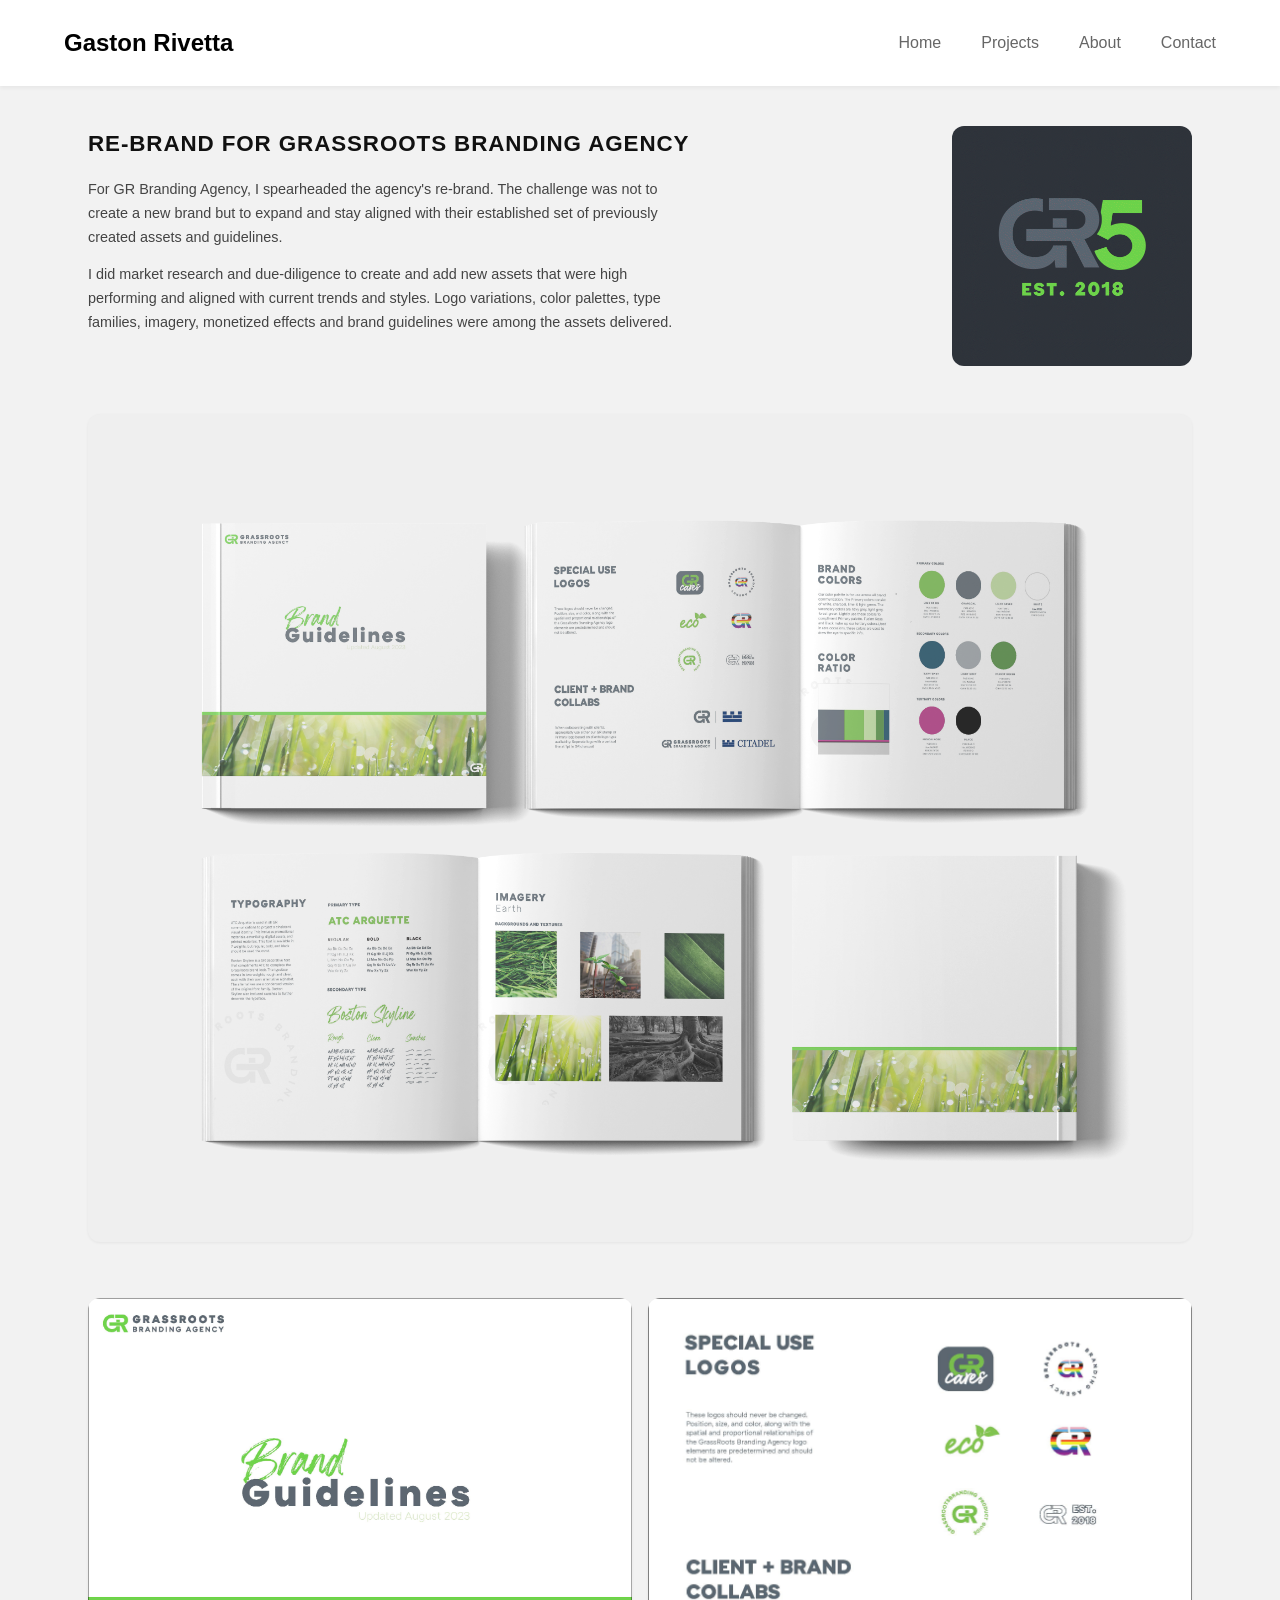
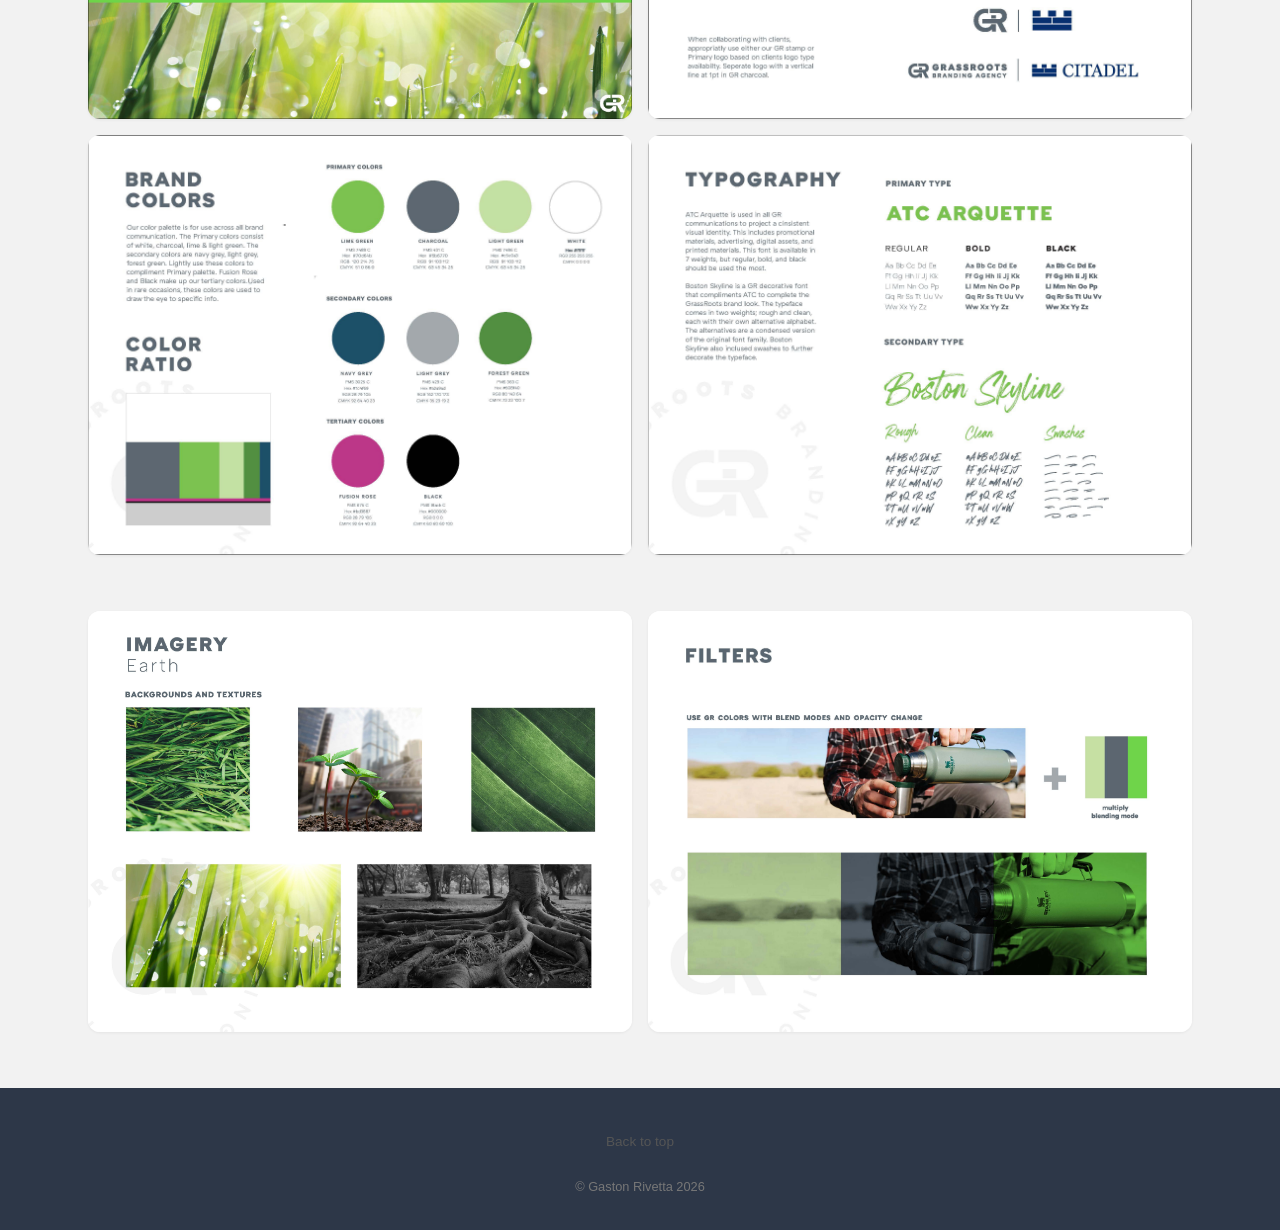
<file: projects/gr-rebrand.html>
<!DOCTYPE html>
<html lang="en">
<head>
    <meta charset="UTF-8">
    <meta name="viewport" content="width=device-width, initial-scale=1.0">
    <title>GR Agency Rebrand — Brand Identity | Gaston Rivetta</title>
    <link rel="stylesheet" href="../css/styles.css">
    <link rel="stylesheet" href="../css/project-page.css">
    <style>
        /* Intro override: text left, GIF right — matching screenshot header layout */
        .project-intro-split {
            max-width: var(--project-max);
            margin: 0 auto;
            padding: 2.5rem var(--project-gutter) 3rem;
            display: grid;
            grid-template-columns: 1fr auto;
            gap: 2.5rem;
            align-items: start;
        }

        .project-intro-split .intro-text h1 {
            font-size: clamp(1rem, 2.5vw, 1.4rem);
            font-weight: 700;
            letter-spacing: 0.04em;
            text-transform: uppercase;
            margin-bottom: 1rem;
            color: #111;
        }

        .project-intro-split .intro-text p {
            font-size: 0.9rem;
            color: #444;
            line-height: 1.65;
            margin-bottom: 0.85rem;
            max-width: 42em;
        }

        .project-intro-split .intro-text p:last-child {
            margin-bottom: 0;
        }

        .project-intro-split .intro-gif {
            flex-shrink: 0;
            width: clamp(160px, 22vw, 240px);
        }

        .project-intro-split .intro-gif img {
            display: block;
            width: 100%;
            height: auto;
            border-radius: var(--project-radius);
        }

        /* Full-width book mockup panel */
        .full-panel {
            border-radius: var(--project-radius);
            overflow: hidden;
            box-shadow: 0 1px 3px rgba(0,0,0,0.06);
            background: #efefef;
        }
        .full-panel figure {
            margin: 0;
        }
        .full-panel figure img {
            display: block;
            width: 100%;
            height: auto;
            border-radius: 0;
        }

        /* 2×2 system grid */
        .system-grid {
            display: grid;
            grid-template-columns: 1fr 1fr;
            gap: 1rem;
        }
        .system-grid figure {
            margin: 0;
            border-radius: var(--project-radius);
            overflow: hidden;
            box-shadow: 0 1px 3px rgba(0,0,0,0.06);
            background: white;
        }
        .system-grid figure img {
            display: block;
            width: 100%;
            height: auto;
            border-radius: 0;
        }

        /* Bottom 2-col: Imagery + Filters */
        .bottom-split {
            display: grid;
            grid-template-columns: 1fr 1fr;
            gap: 1rem;
        }
        .bottom-split figure {
            margin: 0;
            border-radius: var(--project-radius);
            overflow: hidden;
            box-shadow: 0 1px 3px rgba(0,0,0,0.06);
            background: white;
        }
        .bottom-split figure img {
            display: block;
            width: 100%;
            height: auto;
            border-radius: 0;
        }

        @media (max-width: 768px) {
            .project-intro-split {
                grid-template-columns: 1fr;
            }
            .project-intro-split .intro-gif {
                width: 140px;
            }
            .system-grid,
            .bottom-split {
                grid-template-columns: 1fr;
            }
        }
    </style>
</head>
<body class="project-page" id="top">
    <nav>
        <a href="../index.html" class="logo">Gaston Rivetta</a>
        <ul class="nav-links">
            <li><a href="../index.html">Home</a></li>
            <li><a href="../index.html#projects">Projects</a></li>
            <li><a href="../index.html#about">About</a></li>
            <li><a href="../index.html#contact">Contact</a></li>
        </ul>
    </nav>

    <!-- Intro: text left, GIF right — matches screenshot header -->
    <header class="project-intro-split">
        <div class="intro-text">
            <h1>Re-Brand for Grassroots Branding Agency</h1>
            <p>
                For GR Branding Agency, I spearheaded the agency's re-brand. The challenge was not to create a new brand but to expand and stay aligned with their established set of previously created assets and guidelines.
            </p>
            <p>
                I did market research and due-diligence to create and add new assets that were high performing and aligned with current trends and styles. Logo variations, color palettes, type families, imagery, monetized effects and brand guidelines were among the assets delivered.
            </p>
        </div>
        <div class="intro-gif">
            <img
                src="../images/GR_logo_scroll_thumbnail.gif"
                alt="GR EST. 2018 animated logo on dark background"
                loading="eager"
                fetchpriority="high"
                class="project-motion-gif">
        </div>
    </header>

    <!-- Section 1: Full-width book mockup spread -->
    <section class="project-section" aria-labelledby="mockup-heading">
        <div class="full-panel">
            <figure>
                <img
                    src="../images/mochup_brandguideline_grassroots_builder.png"
                    alt="Grassroots Brand Guidelines book mockup — five books showing cover, Special Use Logos, Brand Colors, Typography, and Imagery spreads"
                    loading="lazy">
            </figure>
        </div>
    </section>

    <!-- Section 2: 2×2 brand system grid -->
    <section class="project-section" aria-labelledby="system-heading">
        <div class="system-grid">
            <!-- Top left: Brand Guidelines cover (Page 1) -->
            <figure>
                <img
                    src="../images/GR_brandguidelines_colorpallete_Page_1.jpg"
                    alt="Brand Guidelines cover — Grassroots Branding Agency with sunlit grass photography, Updated August 2023"
                    loading="lazy">
            </figure>
            <!-- Top right: Special Use Logos + Client Collabs (Page 2) -->
            <figure>
                <img
                    src="../images/GR_brandguidelines_colorpallete_Page_2.jpg"
                    alt="Special Use Logos and Client + Brand Collabs — GR Cares, Eco, Pride, Stamp marks and Citadel co-brand"
                    loading="lazy">
            </figure>
            <!-- Bottom left: Brand Colors + Color Ratio (Page 3) -->
            <figure>
                <img
                    src="../images/GR_brandguidelines_colorpallete_Page_3.jpg"
                    alt="Brand Colors and Color Ratio — Lime Green, Charcoal, Light Green, White primary palette"
                    loading="lazy">
            </figure>
            <!-- Bottom right: Typography (Page 4) -->
            <figure>
                <img
                    src="../images/GR_brandguidelines_colorpallete_Page_4.jpg"
                    alt="Typography — ATC Arquette primary and Boston Skyline decorative script"
                    loading="lazy">
            </figure>
        </div>
    </section>

    <!-- Section 3: Imagery + Filters bottom row -->
    <section class="project-section" aria-labelledby="imagery-heading">
        <div class="bottom-split">
            <figure>
                <img
                    src="../images/GR_brandguidelines_colorpallete_Page_5.jpg"
                    alt="Imagery — Earth: grass, urban sprout, leaf macro, sunlit dew, tree roots"
                    loading="lazy">
            </figure>
            <figure>
                <img
                    src="../images/GR_brandguidelines_colorpallete_Page_6.jpg"
                    alt="Filters — GR multiply blend modes and opacity effects on photography"
                    loading="lazy">
            </figure>
        </div>
    </section>

    <footer class="project-footer">
        <a href="#top">Back to top</a>
        <p class="project-copyright">© Gaston Rivetta 2026</p>
    </footer>

    <script src="../js/script.js"></script>
</body>
</html>
</file>
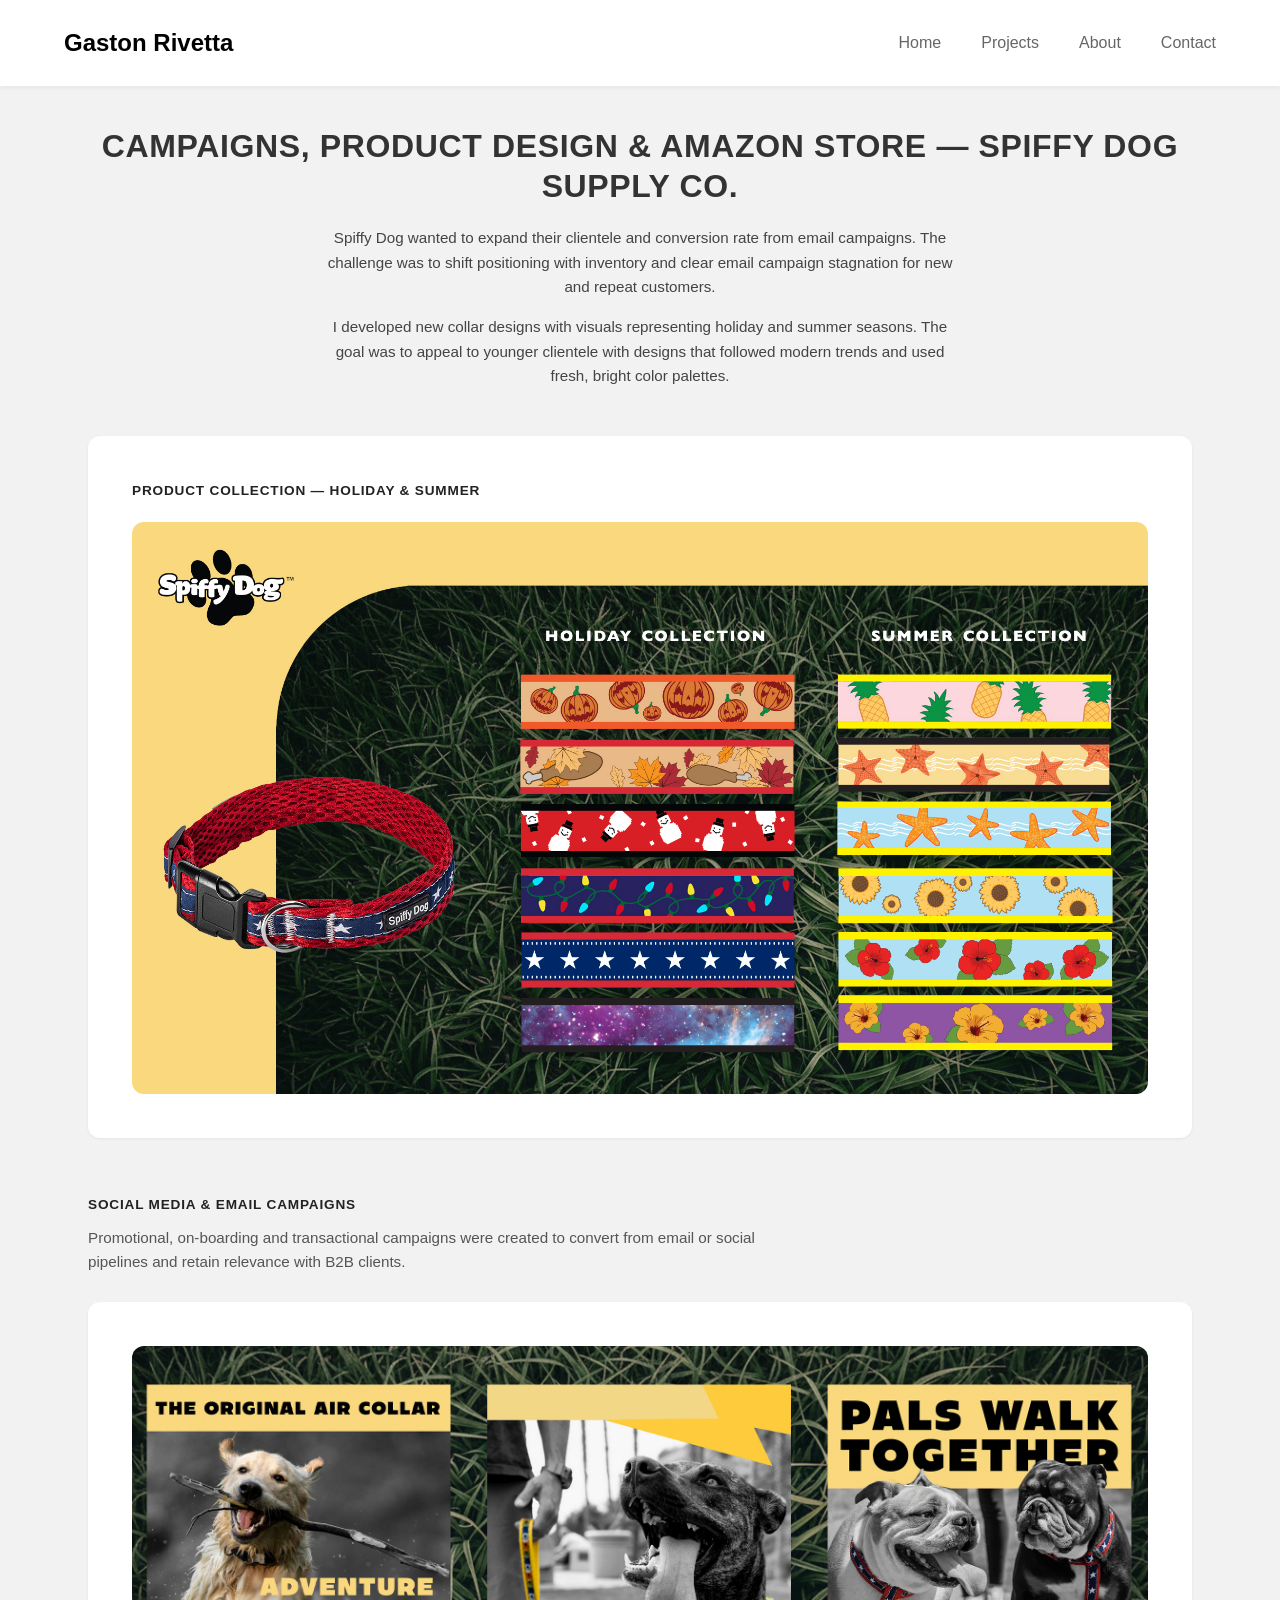
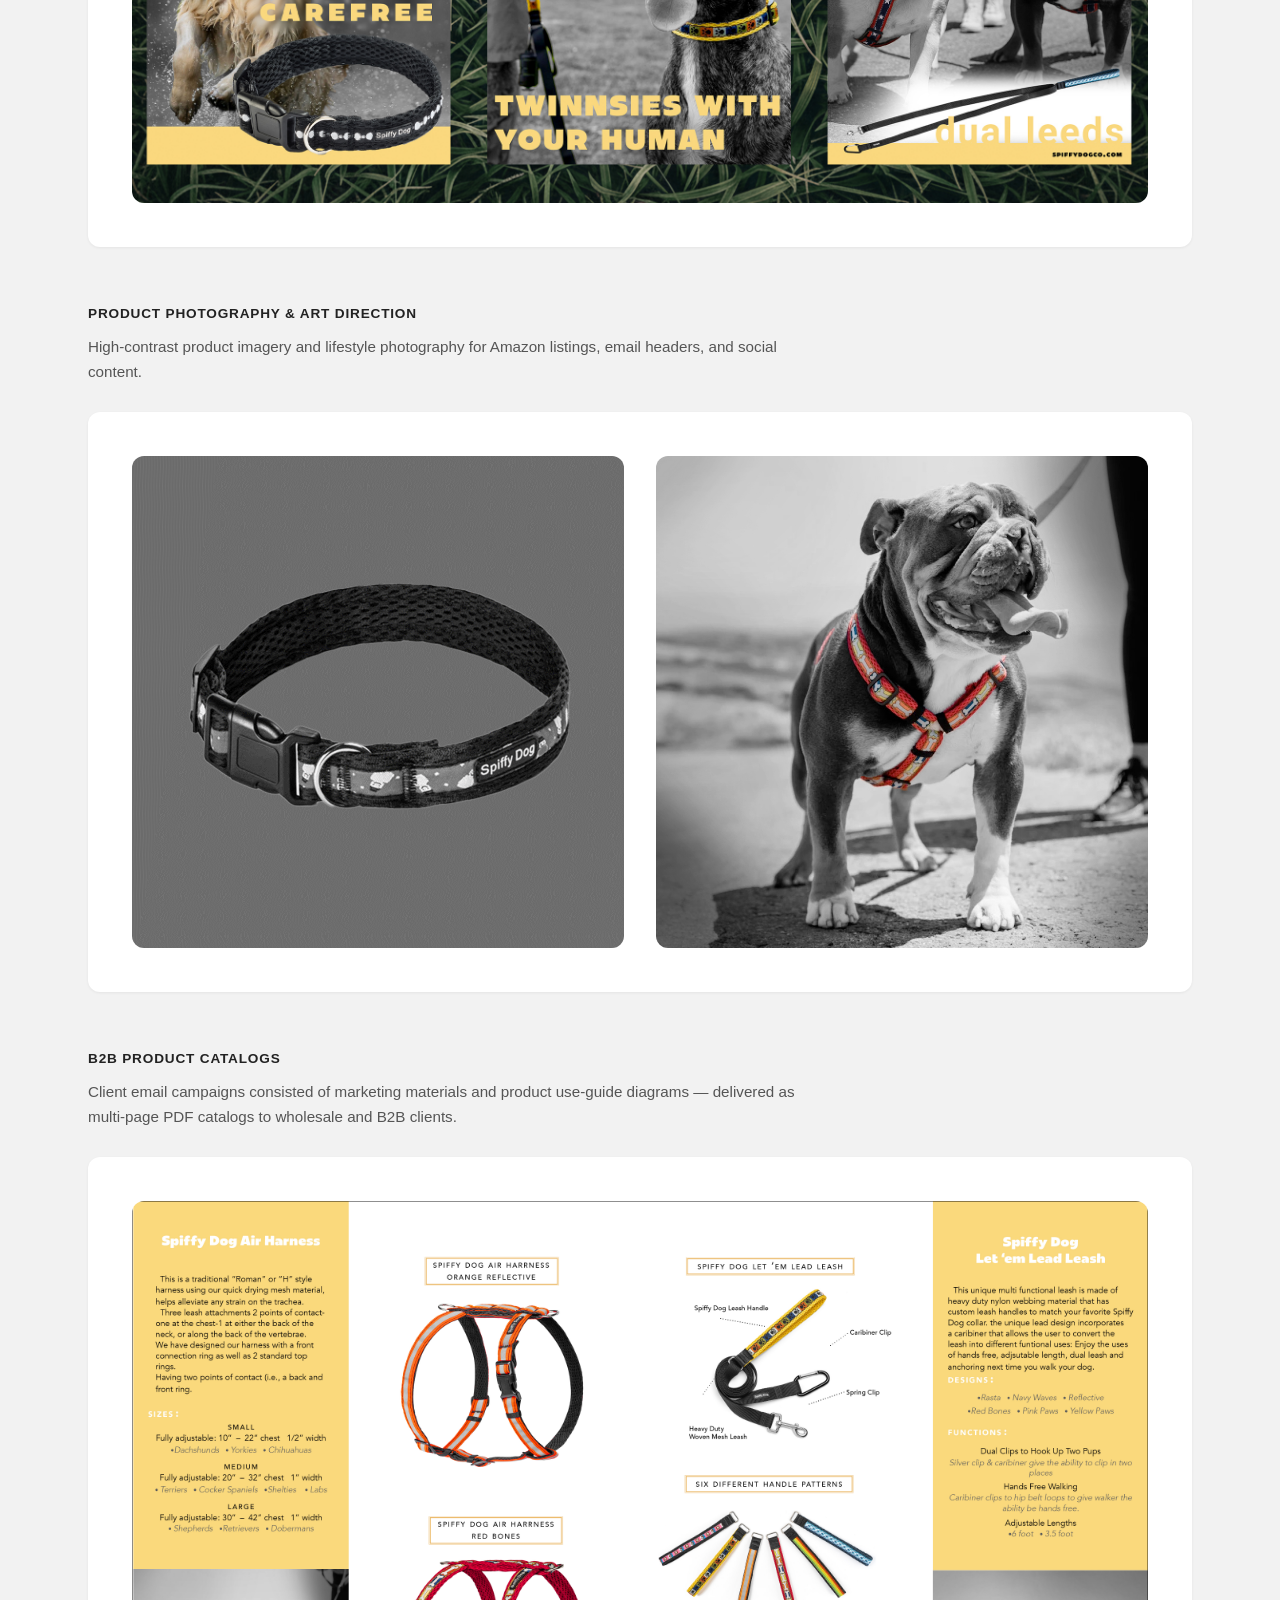
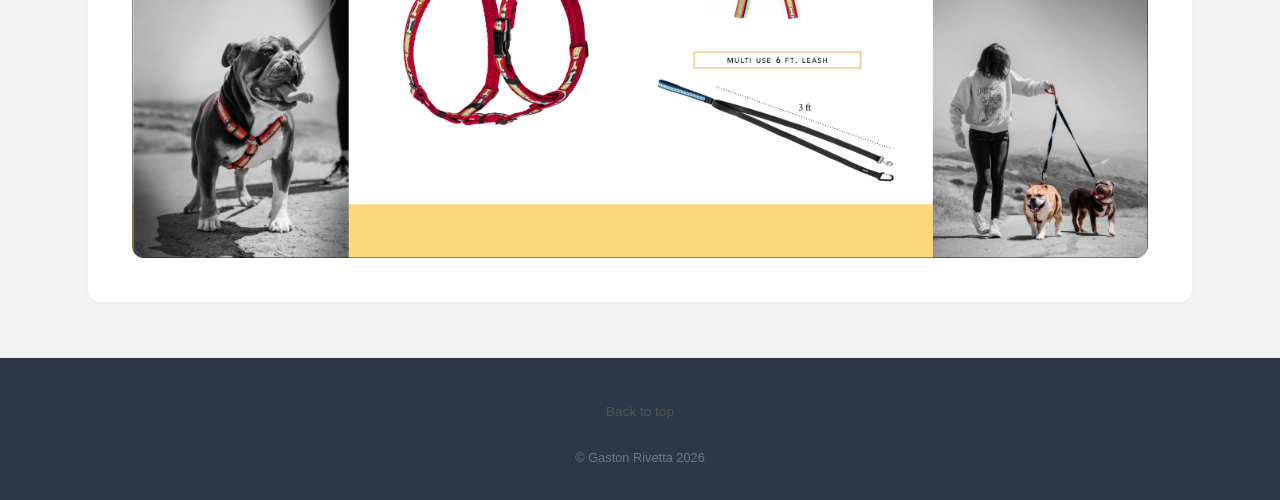
<file: projects/spiffy-dog.html>
<!DOCTYPE html>
<html lang="en">
<head>
    <meta charset="UTF-8">
    <meta name="viewport" content="width=device-width, initial-scale=1.0">
    <title>Spiffy Dog Supply — Campaigns &amp; Product Design | Gaston Rivetta</title>
    <link rel="stylesheet" href="../css/styles.css">
    <link rel="stylesheet" href="../css/project-page.css">
</head>
<body class="project-page" id="top">
    <nav>
        <a href="../index.html" class="logo">Gaston Rivetta</a>
        <ul class="nav-links">
            <li><a href="../index.html">Home</a></li>
            <li><a href="../index.html#projects">Projects</a></li>
            <li><a href="../index.html#about">About</a></li>
            <li><a href="../index.html#contact">Contact</a></li>
        </ul>
    </nav>

    <header class="project-intro">
        <h1>Campaigns, Product Design &amp; Amazon Store — Spiffy Dog Supply Co.</h1>
        <p>
            Spiffy Dog wanted to expand their clientele and conversion rate from email campaigns. The challenge was to shift positioning with inventory and clear email campaign stagnation for new and repeat customers.
        </p>
        <p>
            I developed new collar designs with visuals representing holiday and summer seasons. The goal was to appeal to younger clientele with designs that followed modern trends and used fresh, bright color palettes.
        </p>
    </header>

    <!-- Product Collection -->
    <section class="project-section" aria-labelledby="collection-heading">
        <div class="project-panel">
            <h2 class="project-section-title" id="collection-heading">Product Collection — Holiday &amp; Summer</h2>
            <figure class="project-figure">
                <img
                    src="../images/spiffy_webpage_display_grass.jpg"
                    alt="Spiffy Dog collar collection — Holiday and Summer seasonal designs laid out on dark grass background with yellow brand palette and red air collar"
                    loading="eager"
                    fetchpriority="high">
            </figure>
        </div>
    </section>

    <!-- Social Media & Email Campaigns -->
    <section class="project-section" aria-labelledby="social-heading">
        <h2 class="project-section-title" id="social-heading">Social Media &amp; Email Campaigns</h2>
        <p class="project-section-lead">
            Promotional, on-boarding and transactional campaigns were created to convert from email or social pipelines and retain relevance with B2B clients.
        </p>
        <div class="project-panel">
            <figure class="project-figure">
                <img
                    src="../images/spiffy_social_gras_ads.jpg"
                    alt="Three-panel social campaign — Adventure Carefree air collar, Twinnsies With Your Human, and Pals Walk Together dual leads"
                    loading="lazy">
            </figure>
        </div>
    </section>

    <!-- Product Photography -->
    <section class="project-section" aria-labelledby="photo-heading">
        <h2 class="project-section-title" id="photo-heading">Product Photography &amp; Art Direction</h2>
        <p class="project-section-lead">
            High-contrast product imagery and lifestyle photography for Amazon listings, email headers, and social content.
        </p>
        <div class="project-panel">
            <div class="project-split">
                <figure class="project-figure">
                    <img
                        src="../images/Spiffy_collars_monochromo.gif"
                        alt="Spiffy Dog air collar product shot — monochrome on grey background"
                        loading="lazy"
                        class="project-motion-gif">
                </figure>
                <figure class="project-figure">
                    <img
                        src="../images/spiffy_dog_img_edits.jpg"
                        alt="English bulldog lifestyle shot — black and white with colorful Spiffy Dog harness accent"
                        loading="lazy">
                </figure>
            </div>
        </div>
    </section>

    <!-- B2B Product Catalogs -->
    <section class="project-section" aria-labelledby="catalog-heading">
        <h2 class="project-section-title" id="catalog-heading">B2B Product Catalogs</h2>
        <p class="project-section-lead">
            Client email campaigns consisted of marketing materials and product use-guide diagrams — delivered as multi-page PDF catalogs to wholesale and B2B clients.
        </p>
        <div class="project-panel">
            <figure class="project-figure">
                <img
                    src="../images/spiffy_catalog.jpg"
                    alt="Spiffy Dog B2B catalog spread — Air Harness and Let Em Lead Leash product guide with sizing charts and lifestyle photography"
                    loading="lazy">
            </figure>
        </div>
    </section>

    <footer class="project-footer">
        <a href="#top">Back to top</a>
        <p class="project-copyright">© Gaston Rivetta 2026</p>
    </footer>

    <script src="../js/script.js"></script>
</body>
</html>
</file>
<file: css/styles.css>
* {
    margin: 0;
    padding: 0;
    box-sizing: border-box;
}

body {
    font-family: -apple-system, BlinkMacSystemFont, 'Segoe UI', sans-serif;
    background: #f5f5f5;
    color: #333;
}

/* Navigation */
nav {
    background: white;
    padding: 1.5rem 4rem;
    display: flex;
    justify-content: space-between;
    align-items: center;
    box-shadow: 0 2px 4px rgba(0,0,0,0.05);
    position: sticky;
    top: 0;
    z-index: 100;
}

.logo {
    font-size: 1.5rem;
    font-weight: 700;
    color: #000;
}

.nav-links {
    display: flex;
    gap: 2.5rem;
    list-style: none;
}

.nav-links a {
    text-decoration: none;
    color: #666;
    font-weight: 500;
    transition: color 0.3s;
}

.nav-links a:hover,
.nav-links a.active {
    color: #000;
}

/* Hero Section */
.hero {
    position: relative;
    background: #fff;
    color: #000000;
    padding: 4rem 2rem;
    min-height: 100vh;
    display: flex;
    align-items: center;
    justify-content: center;
    overflow: hidden;
    text-align: center;
}

.hero-media {
    position: absolute;
    inset: 0;
    z-index: 0;
    display: flex;
    align-items: center;
    justify-content: center;
    background: #ffffff;
}

.hero-media img {
    display: block;
    width: 100%;
    height: 100%;
    object-fit: contain;
    object-position: center;
}

.hero-content {
    position: relative;
    z-index: 2;
    width: 100%;
    max-width: 800px;
    padding: 0;
    background: transparent;
    backdrop-filter: none;
    -webkit-backdrop-filter: none;
    text-align: center;
}

.hero h1 {
    font-size: 3.5rem;
    margin-bottom: 1rem;
    font-weight: 700;
    color: #ffffff;
    text-align: center;
}

.hero .subtitle {
    font-size: 1.5rem;
    margin-bottom: 2rem;
    color: #ffffff;
    opacity: 0.85;
    text-align: center;
}

.hero p {
    font-size: 1.1rem;
    max-width: 600px;
    margin: 0 auto 2.5rem;
    line-height: 1.6;
    color: #222;
    opacity: 0.85;
    text-align: center;
}

.hero .cta-button {
    background: #000;
    color: #fff;
}

.hero .cta-button:hover {
    background: #222;
    color: #fff;
    box-shadow: 0 10px 25px rgba(0, 0, 0, 0.15);
}

.cta-button {
    background: white;
    color: #667eea;
    padding: 1rem 2.5rem;
    border: none;
    border-radius: 50px;
    font-size: 1.1rem;
    font-weight: 600;
    cursor: pointer;
    transition: transform 0.3s, box-shadow 0.3s;
    display: inline-block;
    text-decoration: none;
}

.cta-button:hover {
    transform: translateY(-2px);
    box-shadow: 0 10px 25px rgba(0,0,0,0.2);
}

/* Projects Section */
.projects {
    padding: 5rem 4rem;
    max-width: 1400px;
    margin: 0 auto;
}

.section-title {
    font-size: 2.5rem;
    margin-bottom: 3rem;
    text-align: center;
    font-weight: 700;
}

.projects-grid {
    display: grid;
    grid-template-columns: 1fr 1fr;
    gap: 2rem;
}

/* iframe card */
.iframe-image {
    pointer-events: all;
    background: #CBCBCB;
}

.iframe-image iframe {
    position: absolute;
    inset: 0;
    width: 100%;
    height: 100%;
    border: none;
    display: block;
}

/* Card link wrapper */
a.project-card-link {
    display: block;
    text-decoration: none;
    color: inherit;
}

/* Project Card */
.project-card {
    background: white;
    border-radius: 12px;
    overflow: hidden;
    box-shadow: 0 4px 6px rgba(0,0,0,0.1);
    position: relative;
    top: 0;
    transition: transform 0.3s, box-shadow 0.3s, top 0.3s;
    cursor: pointer;
}

.project-card:hover {
    box-shadow: 0 12px 24px rgba(0,0,0,0.15);
}

/* Non-GIF cards: use transform lift */
.project-card:not(:has(.project-image-gif)):hover {
    transform: translateY(-8px);
}

/* GIF cards: use top instead of transform to avoid pausing the animation */
.project-card:has(.project-image-gif):hover {
    top: -8px;
}

/* Project image container — fixed 16:9 aspect ratio */
.project-image {
    width: 100%;
    aspect-ratio: 16 / 9;
    background: linear-gradient(135deg, #e0e0e0 0%, #f5f5f5 100%);
    overflow: hidden;
    position: relative;
}

/* Static images: fill container and pan slowly */
.project-image img {
    position: absolute;
    inset: 0;
    width: 100%;
    height: 100%;
    object-fit: cover;
    object-position: left center;
    animation: panImage 12s ease-in-out infinite;
    /* Prevent blurry upscaling */
    image-rendering: -webkit-optimize-contrast;
    image-rendering: crisp-edges;
}

@keyframes panImage {
    0%   { object-position: left center; }
    50%  { object-position: right center; }
    100% { object-position: left center; }
}

/* GIF images: no pan animation, centered, no transform */
.project-image-gif img,
.project-image img[src$=".gif" i] {
    animation: none !important;
    object-position: center center;
    transform: none !important;
    object-fit: contain;
    background: #ffffff;
}

/* Overlay — single slim horizontal bar */
.project-overlay {
    position: absolute;
    bottom: 0;
    left: 0;
    right: 0;
    background: rgba(255, 255, 255, 0.82);
    backdrop-filter: blur(8px);
    -webkit-backdrop-filter: blur(8px);
    color: #111;
    padding: 0.55rem 1rem;
    display: flex;
    flex-direction: row;
    align-items: center;
    justify-content: space-between;
    gap: 0.75rem;
    transform: translateY(100%);
    transition: transform 0.3s ease, opacity 0.3s ease;
    opacity: 0;
}

.project-card:hover .project-overlay,
.project-overlay.overlay-visible {
    transform: translateY(0);
    opacity: 1;
}

.project-overlay.overlay-hiding {
    transform: translateY(0);
    opacity: 0;
    transition: opacity 0.4s ease;
}

/* Left: title + description stacked */
.overlay-left {
    display: flex;
    flex-direction: column;
    gap: 0.1rem;
    min-width: 0;
    flex: 1;
}

.project-title {
    font-size: 12px;
    font-weight: 700;
    color: #111;
    white-space: nowrap;
    overflow: hidden;
    text-overflow: ellipsis;
}

.project-description {
    font-size: 11px;
    color: #666;
    white-space: nowrap;
    overflow: hidden;
    text-overflow: ellipsis;
    line-height: 1.3;
}

/* Right: tags row, max 4, no wrap */
.project-tags {
    display: flex;
    gap: 0.3rem;
    flex-wrap: nowrap;
    flex-shrink: 0;
    align-items: center;
}

.tag {
    background: rgba(0, 0, 0, 0.07);
    padding: 0.2rem 0.55rem;
    border-radius: 20px;
    font-size: 10px;
    color: #555;
    white-space: nowrap;
}

/* About Section */
.about {
    background: white;
    padding: 5rem 4rem;
    text-align: center;
}

.about-content {
    max-width: 800px;
    margin: 0 auto;
}

.about p {
    font-size: 1.1rem;
    line-height: 1.8;
    color: #666;
    margin-bottom: 1.5rem;
}

.skills {
    display: flex;
    justify-content: center;
    gap: 1rem;
    flex-wrap: wrap;
    margin-top: 2rem;
}

.skill {
    background: #667eea;
    color: white;
    padding: 0.6rem 1.2rem;
    border-radius: 25px;
    font-weight: 500;
}

/* Footer */
footer {
    background: #2d3748;
    color: white;
    padding: 3rem 4rem;
    text-align: center;
}

footer h3 {
    font-size: 1.5rem;
    margin-bottom: 0.5rem;
}

footer > p {
    color: rgba(255,255,255,0.8);
    margin-bottom: 0;
}

.social-links {
    display: flex;
    justify-content: center;
    gap: 2rem;
    margin-top: 1.5rem;
}

.social-links a {
    color: white;
    font-size: 1rem;
    font-weight: 500;
    text-decoration: none;
    transition: opacity 0.3s;
}

.social-links a:hover {
    opacity: 0.7;
}

/* Responsive Design */
@media (max-width: 1024px) {
    nav {
        padding: 1.5rem 2rem;
    }

    .projects {
        padding: 5rem 2rem;
    }

    .about {
        padding: 5rem 2rem;
    }

    footer {
        padding: 3rem 2rem;
    }
}

@media (max-width: 768px) {
    nav {
        padding: 1rem 1.5rem;
        flex-direction: column;
        gap: 1rem;
    }

    .hero {
        min-height: 100svh;
        padding: 3rem 1.5rem;
    }

    .hero h1 {
        font-size: 2.5rem;
    }

    .hero .subtitle {
        font-size: 1.2rem;
    }

    .projects {
        padding: 3rem 1.5rem;
    }

    .projects-grid {
        grid-template-columns: 1fr;
    }

    .section-title {
        font-size: 2rem;
    }

    .about {
        padding: 3rem 1.5rem;
    }

    footer {
        padding: 2.5rem 1.5rem;
    }

    .social-links {
        gap: 1.25rem;
    }
}
</file>
<file: css/project-page.css>
/* Case study / project detail pages */
:root {
    --project-bg: #f2f2f2;
    --project-text: #333333;
    --project-surface: #ffffff;
    --project-accent-blue: #0056b3;
    --project-accent-gold: #d4af37;
    --project-radius: 12px;
    --project-max: 1200px;
    --project-gutter: clamp(1.25rem, 4vw, 3rem);
}

html {
    scroll-behavior: smooth;
}

.project-page {
    font-family: -apple-system, BlinkMacSystemFont, 'Segoe UI', sans-serif;
    background: var(--project-bg);
    color: var(--project-text);
    line-height: 1.6;
    min-height: 100vh;
}

.project-page nav a.logo {
    text-decoration: none;
    color: #000;
}

.project-intro {
    max-width: var(--project-max);
    margin: 0 auto;
    padding: 2.5rem var(--project-gutter) 3rem;
    text-align: center;
}

.project-intro h1 {
    font-size: clamp(1.35rem, 3.5vw, 2rem);
    font-weight: 700;
    letter-spacing: 0.02em;
    line-height: 1.25;
    margin-bottom: 1.25rem;
    text-transform: uppercase;
}

.project-intro p {
    font-size: 0.95rem;
    color: #444;
    margin-bottom: 1rem;
    margin-left: auto;
    margin-right: auto;
    max-width: 42em;
}

.project-intro p:last-child {
    margin-bottom: 0;
}

/* Sections */
.project-section {
    max-width: var(--project-max);
    margin: 0 auto;
    padding: 0 var(--project-gutter) 3.5rem;
}

.project-section-title {
    font-size: 0.85rem;
    font-weight: 700;
    text-transform: uppercase;
    letter-spacing: 0.06em;
    margin-bottom: 0.65rem;
    color: #222;
}

.project-section-lead {
    font-size: 0.95rem;
    color: #555;
    max-width: 48em;
    margin-bottom: 1.75rem;
}

/* White panels */
.project-panel {
    background: var(--project-surface);
    border-radius: var(--project-radius);
    padding: clamp(1.5rem, 4vw, 2.75rem);
    box-shadow: 0 1px 3px rgba(0, 0, 0, 0.06);
}

.project-panel > .project-section-title {
    margin-bottom: 1.25rem;
}

.project-split {
    display: grid;
    grid-template-columns: 1fr 1fr;
    gap: 2rem;
    align-items: center;
}

@media (max-width: 768px) {
    .project-split {
        grid-template-columns: 1fr;
    }
}

.project-split h2 {
    font-size: 1.5rem;
    font-weight: 700;
    margin-bottom: 0.75rem;
}

.project-split p {
    font-size: 0.95rem;
    color: #555;
}

/* Figures — images always scale to container, never overflow */
.project-figure {
    margin: 0;
}

.project-figure img {
    display: block;
    width: 100%;
    height: auto;
    max-width: 100%;
    border-radius: var(--project-radius);
    /* Prevent blurry upscaling */
    image-rendering: -webkit-optimize-contrast;
    image-rendering: crisp-edges;
}

.project-figure--slide {
    margin-top: 0.25rem;
}

/* GIF figures: suppress any inherited transform or animation that can pause decoding */
.project-figure--gif img,
.project-motion-gif {
    transform: none !important;
    animation: none !important;
    /* Override crisp-edges for GIFs — auto gives better quality for photos/animations */
    image-rendering: auto;
}

.project-figure--phones-row img {
    display: block;
    width: 100%;
    height: auto;
    max-width: 100%;
    border-radius: var(--project-radius);
}

/* Placeholders */
.media-placeholder {
    background: linear-gradient(145deg, #e8e8e8 0%, #dedede 50%, #e5e5e5 100%);
    border-radius: var(--project-radius);
    display: flex;
    align-items: center;
    justify-content: center;
    color: #888;
    font-size: 0.8rem;
    font-weight: 600;
    text-align: center;
    padding: 1rem;
    border: 1px dashed rgba(0, 0, 0, 0.12);
}

.media-placeholder--phone {
    aspect-ratio: 9 / 19;
    max-width: 220px;
    margin-left: auto;
    margin-right: auto;
}

.media-placeholder--video {
    aspect-ratio: 16 / 9;
    width: 100%;
}

.wireframe-row {
    display: flex;
    gap: 0.75rem;
    overflow-x: auto;
    padding-bottom: 0.5rem;
    scroll-snap-type: x mandatory;
    -webkit-overflow-scrolling: touch;
}

.wireframe-row .media-placeholder {
    flex: 0 0 auto;
    width: min(140px, 28vw);
    aspect-ratio: 9 / 16;
    scroll-snap-align: start;
    font-size: 0.65rem;
}

.social-grid {
    display: grid;
    grid-template-columns: 1fr 1fr;
    gap: 1rem;
    max-width: 900px;
    margin: 0 auto;
}

.social-grid .media-placeholder {
    aspect-ratio: 4 / 5;
    min-height: 180px;
}

.social-grid-span {
    grid-column: 1 / -1;
    display: flex;
    justify-content: center;
}

.social-grid-span .media-placeholder {
    width: min(100%, 440px);
    aspect-ratio: 16 / 10;
}

@media (max-width: 600px) {
    .social-grid {
        grid-template-columns: 1fr;
    }

    .social-grid-span {
        grid-column: 1;
    }
}

/* Responsive 16:9 video embed */
.video-embed-wrapper {
    position: relative;
    width: 100%;
    aspect-ratio: 16 / 9;
    border-radius: var(--project-radius);
    overflow: hidden;
    background: #000;
}

.video-embed-wrapper iframe {
    position: absolute;
    inset: 0;
    width: 100%;
    height: 100%;
    border: none;
    display: block;
}

.project-footer {
    text-align: center;
    padding: 2.5rem var(--project-gutter) 2rem;
}

.project-footer a {
    font-size: 0.85rem;
    font-weight: 500;
    text-decoration: none;
    color: #555;
}

.project-footer a:hover {
    color: var(--project-accent-blue);
}

.project-copyright {
    margin-top: 1.5rem;
    font-size: 0.8rem;
    color: #777;
}
</file>
